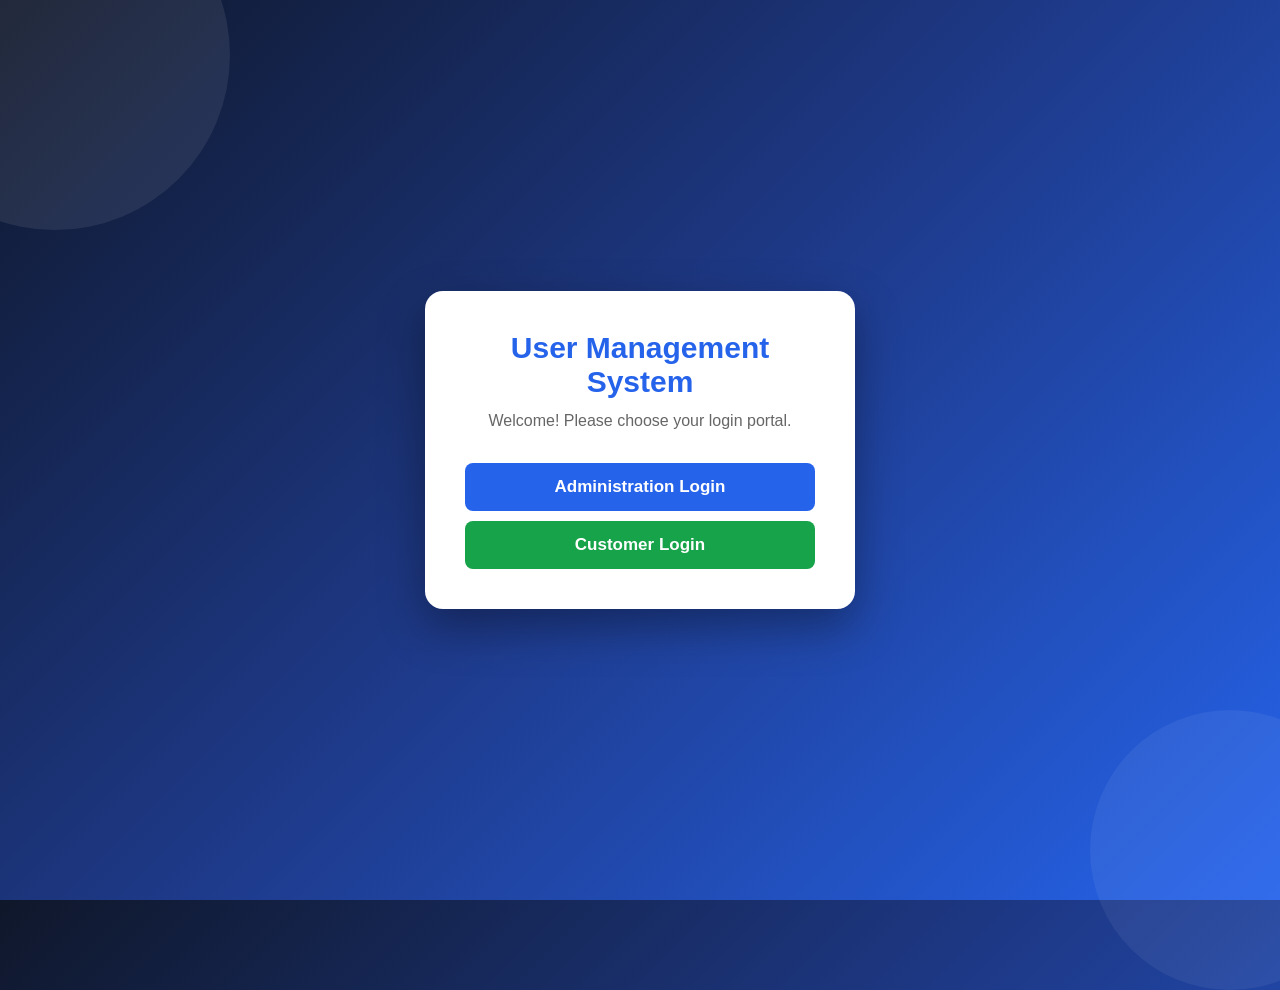
<file: src/main/webapp/index.html>
<!DOCTYPE html>
<html>
<head>
<meta charset="UTF-8">
<title>User Management System</title>

<link rel="stylesheet" href="css/style.css">

</head>

<body>

<div class="card">

    <h1>User Management System</h1>

    <p class="subtitle">
        Welcome! Please choose your login portal.
    </p>

    <a href="AdminLogin.html" class="btn admin-btn">
        Administration Login
    </a>

    <a href="CustomerLogin.html" class="btn customer-btn">
        Customer Login
    </a>

</div>

</body>
</html>
</file>
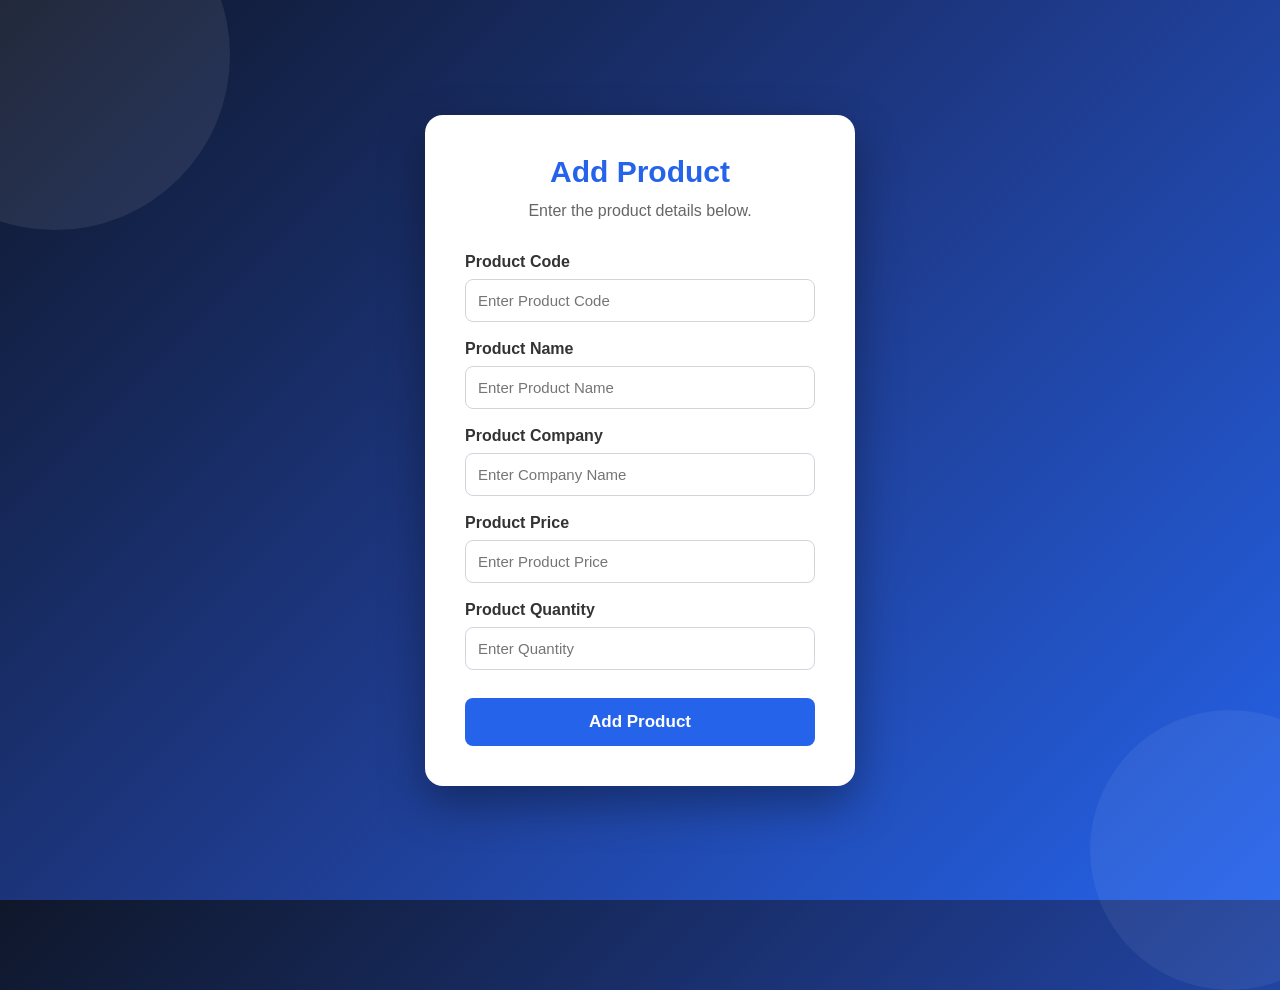
<file: src/main/webapp/AddProduct.html>
<!DOCTYPE html>
<html>
<head>
<meta charset="UTF-8">
<title>Add Product</title>

<link rel="stylesheet" href="css/style.css">

</head>

<body>

<div class="card">

    <h1>Add Product</h1>

    <p class="subtitle">
        Enter the product details below.
    </p>

    <form action="aps" method="post">

        <label>Product Code</label>
        <input type="text"
               name="pcode"
               class="input-box"
               placeholder="Enter Product Code">

        <label>Product Name</label>
        <input type="text"
               name="pname"
               class="input-box"
               placeholder="Enter Product Name">

        <label>Product Company</label>
        <input type="text"
               name="pcomp"
               class="input-box"
               placeholder="Enter Company Name">

        <label>Product Price</label>
        <input type="text"
               name="pprice"
               class="input-box"
               placeholder="Enter Product Price">

        <label>Product Quantity</label>
        <input type="text"
               name="pqnt"
               class="input-box"
               placeholder="Enter Quantity">

        <input type="submit"
               value="Add Product"
               class="btn admin-btn">

    </form>

</div>

</body>
</html>
</file>
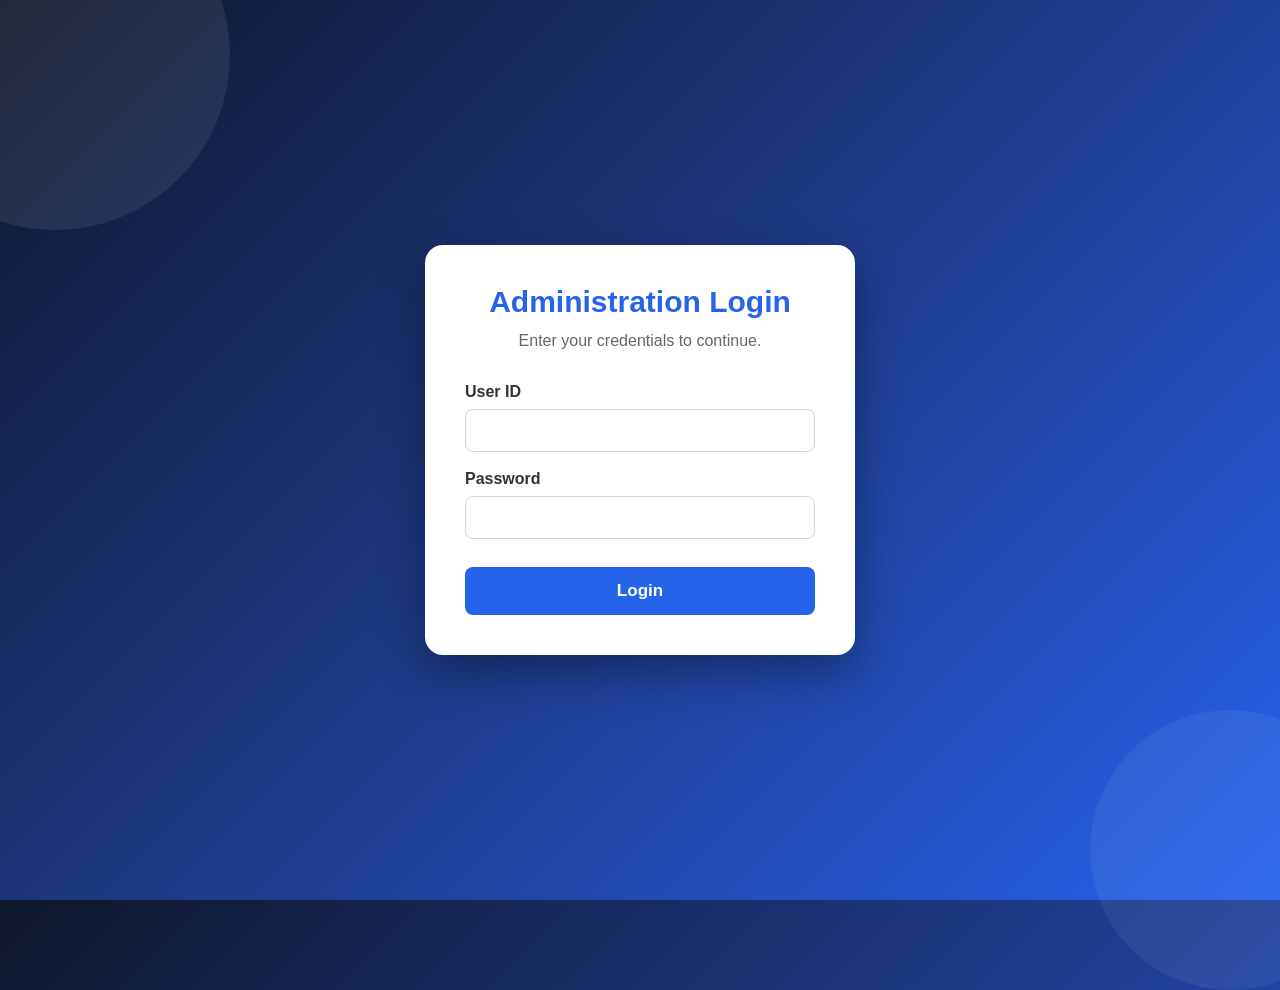
<file: src/main/webapp/AdminLogin.html>
<!DOCTYPE html>
<html>
<head>
<meta charset="UTF-8">
<title>Administration Login</title>

<link rel="stylesheet" href="css/style.css">

</head>

<body>

<div class="card">

    <h1>Administration Login</h1>

    <p class="subtitle">
        Enter your credentials to continue.
    </p>

    <form action="alog" method="post">

        <label>User ID</label>
        <input type="text" name="uname" class="input-box">

        <label>Password</label>
        <input type="password" name="pword" class="input-box">

        <input type="submit" value="Login" class="btn admin-btn">

    </form>

</div>

</body>
</html>
</file>
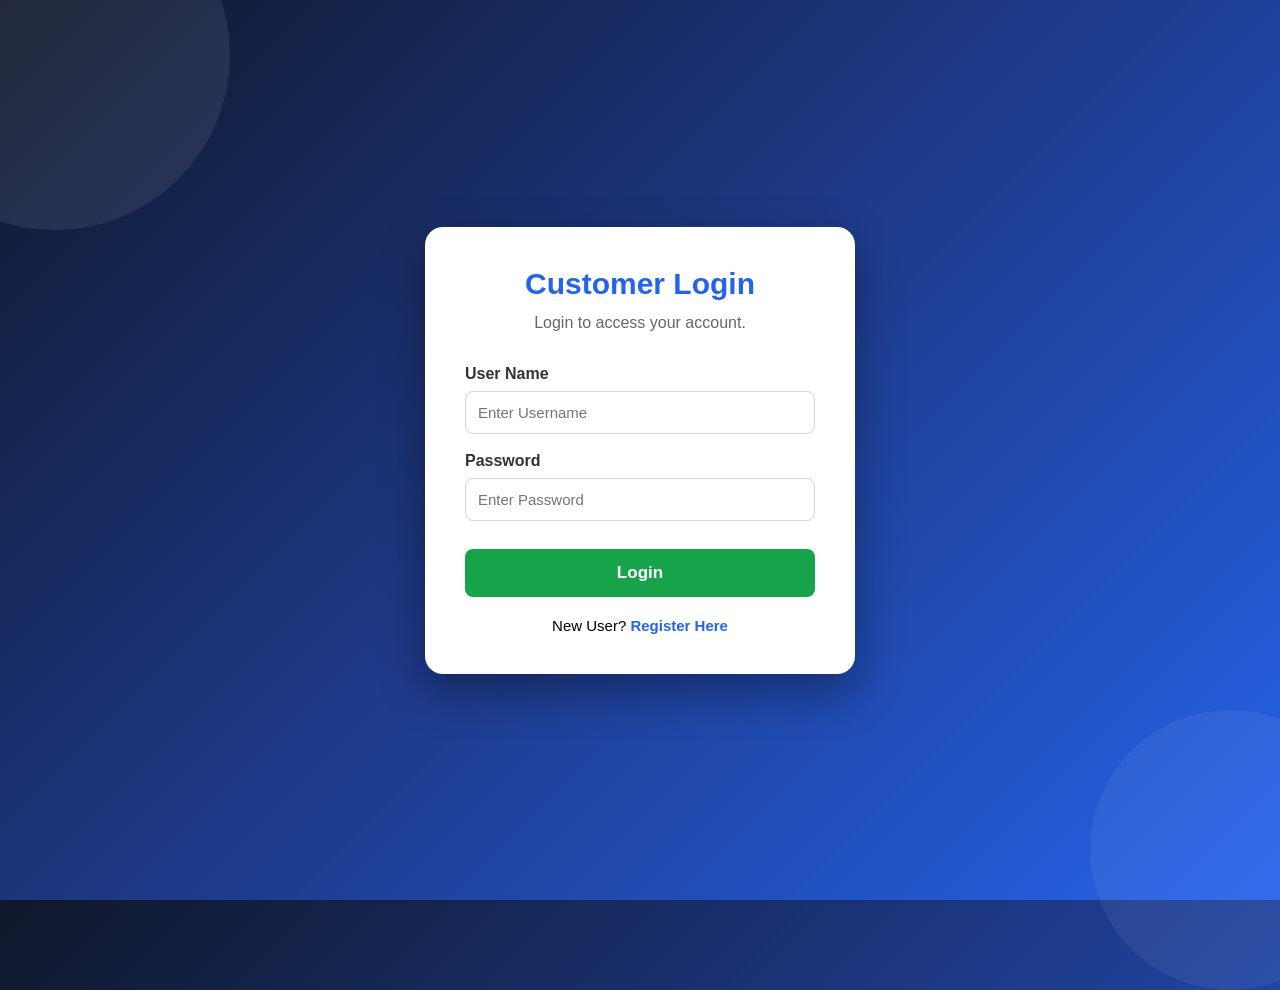
<file: src/main/webapp/CustomerLogin.html>
<!DOCTYPE html>
<html>
<head>
<meta charset="UTF-8">
<title>Customer Login</title>

<link rel="stylesheet" href="css/style.css">

</head>

<body>

<div class="card">

    <h1>Customer Login</h1>

    <p class="subtitle">
        Login to access your account.
    </p>

    <form action="login" method="post">

        <label>User Name</label>
        <input type="text"
               name="uname"
               placeholder="Enter Username"
               class="input-box">

        <label>Password</label>
        <input type="password"
               name="upass"
               placeholder="Enter Password"
               class="input-box">

        <input type="submit"
               value="Login"
               class="btn customer-btn">

    </form>

    <p class="register-link">
        New User?
        <a href="CustomerRegister.html">Register Here</a>
    </p>

</div>

</body>
</html>
</file>
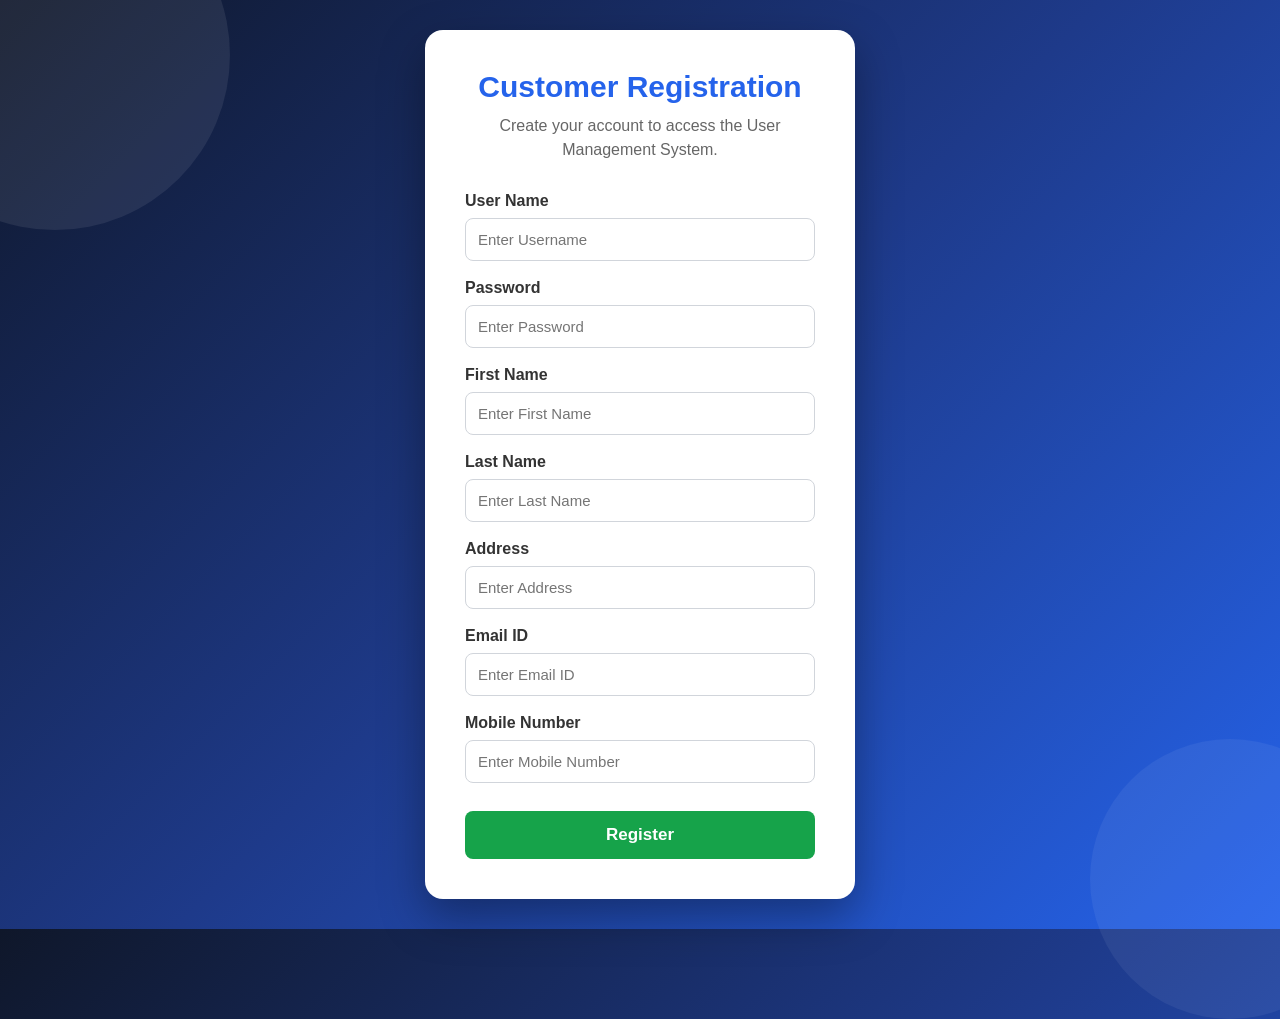
<file: src/main/webapp/CustomerRegister.html>
<!DOCTYPE html>
<html>
<head>
<meta charset="UTF-8">
<title>Customer Registration</title>

<link rel="stylesheet" href="css/style.css">

</head>

<body>

<div class="card">

    <h1>Customer Registration</h1>

    <p class="subtitle">
        Create your account to access the User Management System.
    </p>

    <form action="register" method="post">

        <label>User Name</label>
        <input type="text"
               name="uname"
               placeholder="Enter Username"
               class="input-box">

        <label>Password</label>
        <input type="password"
               name="upass"
               placeholder="Enter Password"
               class="input-box">

        <label>First Name</label>
        <input type="text"
               name="fname"
               placeholder="Enter First Name"
               class="input-box">

        <label>Last Name</label>
        <input type="text"
               name="lname"
               placeholder="Enter Last Name"
               class="input-box">

        <label>Address</label>
        <input type="text"
               name="addr"
               placeholder="Enter Address"
               class="input-box">

        <label>Email ID</label>
        <input type="email"
               name="email"
               placeholder="Enter Email ID"
               class="input-box">

        <label>Mobile Number</label>
        <input type="text"
               name="mobile"
               placeholder="Enter Mobile Number"
               class="input-box">

        <input type="submit"
               value="Register"
               class="btn customer-btn">

    </form>

</div>

</body>
</html>
</file>
<file: src/main/webapp/css/style.css>
@charset "UTF-8";

/* ==========================================================
                        RESET
========================================================== */

*{
    margin:0;
    padding:0;
    box-sizing:border-box;
    font-family:"Segoe UI", Tahoma, Geneva, Verdana, sans-serif;
}

/* ==========================================================
                        BODY
========================================================== */

body{
    min-height:100vh;
    display:flex;
    justify-content:center;
    align-items:center;
    background:linear-gradient(135deg,#0f172a,#1e3a8a,#2563eb);
    position:relative;

    padding:30px;
    overflow-y:auto;
}

/* ==========================================================
                  ANIMATED BACKGROUND
========================================================== */

body::before{
    content:"";
    position:absolute;
    width:350px;
    height:350px;
    background:rgba(255,255,255,.08);
    border-radius:50%;
    top:-120px;
    left:-120px;
    animation:floatOne 8s ease-in-out infinite;
}

body::after{
    content:"";
    position:absolute;
    width:280px;
    height:280px;
    background:rgba(255,255,255,.06);
    border-radius:50%;
    bottom:-90px;
    right:-90px;
    animation:floatTwo 10s ease-in-out infinite;
}

@keyframes floatOne{

    0%,100%{
        transform:translateY(0);
    }

    50%{
        transform:translateY(30px);
    }

}

@keyframes floatTwo{

    0%,100%{
        transform:translateY(0);
    }

    50%{
        transform:translateY(-30px);
    }

}

/* ==========================================================
                        CARD
========================================================== */

.card{

    width:430px;

    background:#fff;

    padding:40px;

    border-radius:18px;

    box-shadow:0 18px 45px rgba(0,0,0,.35);

    text-align:center;

    position:relative;

    z-index:10;

    animation:cardAnimation .8s ease;
}

@keyframes cardAnimation{

    from{
        opacity:0;
        transform:translateY(40px);
    }

    to{
        opacity:1;
        transform:translateY(0);
    }

}

/* ==========================================================
                        HEADING
========================================================== */

.card h1{

    color:#2563eb;

    margin-bottom:10px;

    font-size:30px;

    animation:headingGlow 3s infinite alternate;

}

@keyframes headingGlow{

    from{
        text-shadow:0 0 0 rgba(37,99,235,0);
    }

    to{
        text-shadow:0 0 15px rgba(37,99,235,.35);
    }

}

/* ==========================================================
                        SUBTITLE
========================================================== */

.subtitle{

    color:#666;

    margin-bottom:30px;

    line-height:24px;

    font-size:16px;

}

/* ==========================================================
                        FORM
========================================================== */

form{

    display:flex;

    flex-direction:column;

    text-align:left;

}

/* ==========================================================
                        LABEL
========================================================== */

label{

    margin-bottom:8px;

    font-weight:600;

    color:#333;

}

/* ==========================================================
                    INPUT BOX
========================================================== */

.input-box{

    width:100%;

    padding:12px;

    margin-bottom:18px;

    border:1px solid #d1d5db;

    border-radius:8px;

    font-size:15px;

    transition:.3s;

    outline:none;

}

.input-box:focus{

    border-color:#2563eb;

    box-shadow:0 0 10px rgba(37,99,235,.25);

}

/* ==========================================================
                        BUTTON
========================================================== */

.btn{

    display:block;

    width:100%;

    text-decoration:none;

    text-align:center;

    padding:14px;

    margin-top:10px;

    border:none;

    border-radius:8px;

    color:#fff;

    font-size:17px;

    font-weight:bold;

    cursor:pointer;

    transition:.3s;

}

/* ==========================================================
                    ADMIN BUTTON
========================================================== */

.admin-btn{

    background:#2563eb;

}

.admin-btn:hover{

    background:#1d4ed8;

    transform:translateY(-3px);

    box-shadow:0 10px 18px rgba(37,99,235,.35);

}

/* ==========================================================
                    CUSTOMER BUTTON
========================================================== */

.customer-btn{

    background:#16a34a;

}

.customer-btn:hover{

    background:#15803d;

    transform:translateY(-3px);

    box-shadow:0 10px 18px rgba(22,163,74,.35);

}

/* ==========================================================
                    LINK
========================================================== */

.register-link{

    text-align:center;

    margin-top:20px;

    font-size:15px;

}

.register-link a{

    text-decoration:none;

    color:#2563eb;

    font-weight:bold;

}

.register-link a:hover{

    text-decoration:underline;

}

/* ==========================================================
                    RESPONSIVE
========================================================== */

@media(max-width:500px){

.card{

    width:90%;

    padding:30px;

}

.card h1{

    font-size:24px;

}

.subtitle{

    font-size:14px;

}

}


/* ==========================================================
                    ADMIN DASHBOARD
========================================================== */

.dashboard{

    width:900px;

    background:white;

    padding:40px;

    border-radius:20px;

    box-shadow:0 20px 45px rgba(0,0,0,.30);

    text-align:center;

    animation:cardAnimation .8s ease;

    position:relative;

    z-index:10;

}

.dashboard h1{

    color:#2563eb;

    margin-bottom:10px;

}

.welcome{

    font-size:18px;

    margin-bottom:40px;

    color:#555;

}

.dashboard-menu{

    display:flex;

    justify-content:center;

    gap:25px;

    flex-wrap:wrap;

}

.menu-card{

    width:220px;

    padding:25px;

    text-decoration:none;

    color:#333;

    background:#f8fafc;

    border-radius:15px;

    transition:.3s;

    box-shadow:0 8px 20px rgba(0,0,0,.08);

}

.menu-card h2{

    font-size:45px;

    margin-bottom:15px;

}

.menu-card h3{

    color:#2563eb;

    margin-bottom:10px;

}

.menu-card p{

    font-size:14px;

    color:#666;

}

.menu-card:hover{

    transform:translateY(-8px);

    box-shadow:0 15px 30px rgba(37,99,235,.20);

}

.logout-card h3{

    color:#dc2626;

}

.logout-card:hover{

    box-shadow:0 15px 30px rgba(220,38,38,.20);

}

/* ==========================================================
                    PRODUCT TABLE
========================================================== */

.table-card{

    width:95%;

    max-width:1200px;

    background:white;

    padding:35px;

    border-radius:18px;

    box-shadow:0 18px 40px rgba(0,0,0,.30);

    animation:cardAnimation .8s ease;

    position:relative;

    z-index:10;

}

.table-card h1{

    text-align:center;

    color:#2563eb;

    margin-bottom:25px;

}

/* ========================= */

.product-table{

    width:100%;

    border-collapse:collapse;

}

/* ========================= */

.product-table th{

    background:#2563eb;

    color:white;

    padding:15px;

}

/* ========================= */

.product-table td{

    padding:14px;

    text-align:center;

    border-bottom:1px solid #ddd;

}

/* ========================= */

.product-table tr:nth-child(even){

    background:#f8fafc;

}

/* ========================= */

.product-table tr:hover{

    background:#eef5ff;

}

/* ========================= */

.edit-btn{

    text-decoration:none;

    background:#f59e0b;

    color:white;

    padding:8px 16px;

    border-radius:6px;

    font-weight:bold;

    transition:.3s;

}

.edit-btn:hover{

    background:#d97706;

}

/* ========================= */

.delete-btn{

    text-decoration:none;

    background:#dc2626;

    color:white;

    padding:8px 16px;

    border-radius:6px;

    font-weight:bold;

    transition:.3s;

}

.delete-btn:hover{

    background:#b91c1c;

}

/* ========================= */

.no-data{

    text-align:center;

    font-size:20px;

    color:red;

    padding:40px;

}

/* ==========================================================
                    MESSAGE PAGE
========================================================== */

.message-card{

    width:500px;

    background:white;

    padding:40px;

    border-radius:18px;

    text-align:center;

    box-shadow:0 18px 40px rgba(0,0,0,.30);

    animation:cardAnimation .8s ease;

    position:relative;

    z-index:10;

}

.success-msg{

    margin:25px 0;

    padding:18px;

    background:#dcfce7;

    color:#166534;

    border-radius:10px;

    font-size:18px;

    font-weight:bold;

}

.action-buttons{

    display:flex;

    flex-direction:column;

    gap:15px;

}

.logout-btn{

    background:#dc2626;

}

.logout-btn:hover{

    background:#b91c1c;

    transform:translateY(-3px);

    box-shadow:0 10px 18px rgba(220,38,38,.30);

}

/* ==========================================================
                    UPDATE BUTTON
========================================================== */

.update-btn{

    background:#f59e0b;

}

.update-btn:hover{

    background:#d97706;

    transform:translateY(-3px);

    box-shadow:0 10px 18px rgba(245,158,11,.35);

}

/* ==========================================================
                        BUY BUTTON
========================================================== */

.buy-btn{

    text-decoration:none;

    background:#16a34a;

    color:white;

    padding:8px 18px;

    border-radius:6px;

    font-weight:bold;

    transition:.3s;

}

.buy-btn:hover{

    background:#15803d;

    box-shadow:0 8px 15px rgba(22,163,74,.35);

}

/* ==========================================================
                    STATUS MESSAGE
========================================================== */

.status-box{

    margin:25px 0;

    padding:18px;

    border-radius:10px;

    font-size:18px;

    font-weight:600;

}

.success{

    background:#dcfce7;

    color:#166534;

    border-left:6px solid #16a34a;

}

.error{

    background:#fee2e2;

    color:#991b1b;

    border-left:6px solid #dc2626;

}

.warning{

    background:#fef3c7;

    color:#92400e;

    border-left:6px solid #f59e0b;

}

.info{

    background:#dbeafe;

    color:#1d4ed8;

    border-left:6px solid #2563eb;

}
</file>
